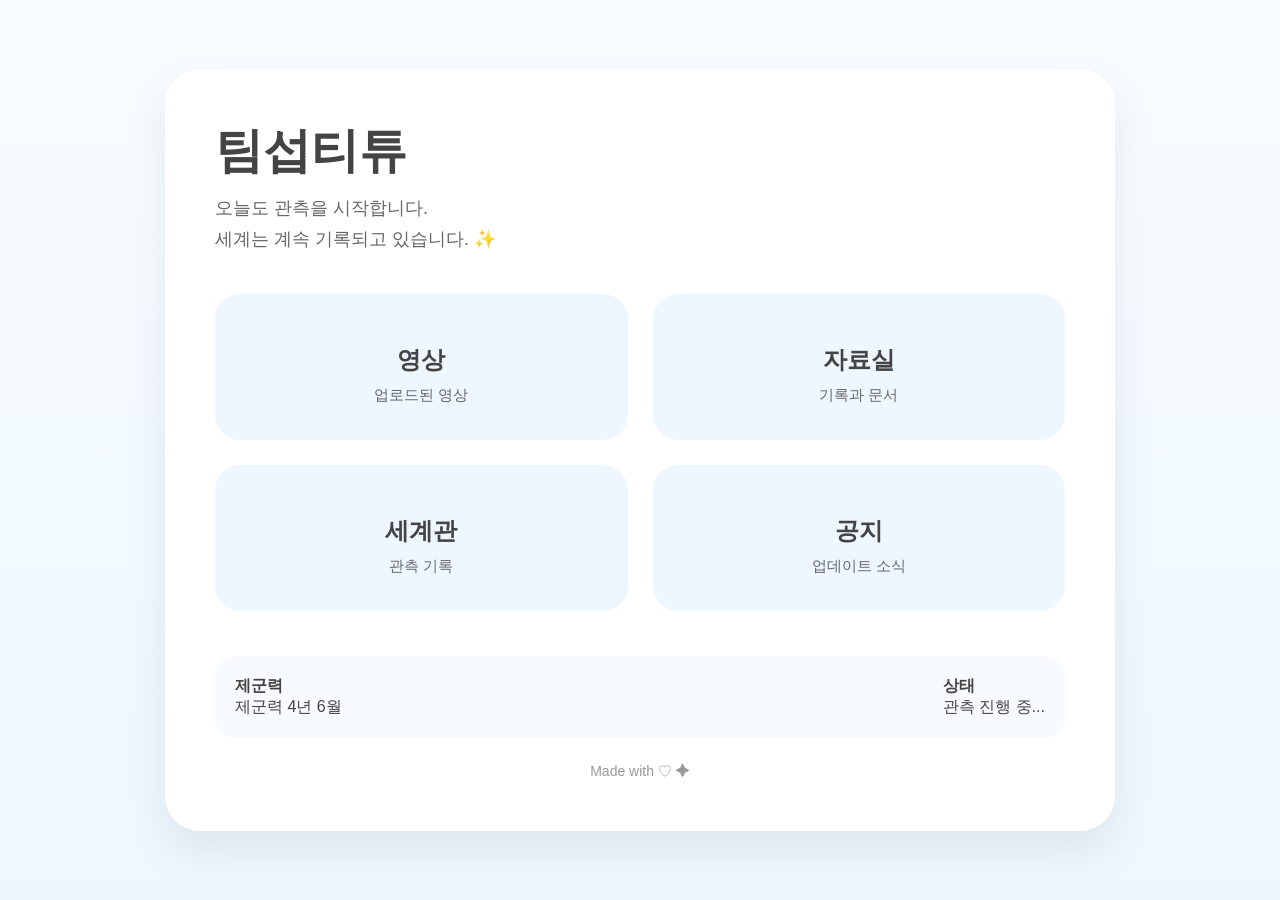
<file: index.html>
<!DOCTYPE html>
<html lang="ko">
<head>

<meta charset="UTF-8">
<meta name="viewport" content="width=device-width, initial-scale=1.0">

<title>팀섭티튜의 아카이브</title>

<style>

*{
margin:0;
padding:0;
box-sizing:border-box;
font-family:"Pretendard",sans-serif;
}

body{

background:linear-gradient(#f8fcff,#eef7ff);

height:100vh;

display:flex;

justify-content:center;

align-items:center;

overflow:hidden;

color:#444;

}

/* 떠다니는 별 */

.star{

position:absolute;

width:4px;
height:4px;

background:white;

border-radius:50%;

animation:float 12s linear infinite;

opacity:.6;

}

@keyframes float{

0%{

transform:translateY(100vh);

}

100%{

transform:translateY(-100px);

}

}

.container{

width:90%;
max-width:950px;

background:white;

padding:50px;

border-radius:35px;

box-shadow:0 20px 45px rgba(0,0,0,.08);

position:relative;

z-index:5;

}

h1{

font-size:48px;

margin-bottom:10px;

}

.sub{

font-size:18px;

color:#666;

margin-bottom:40px;

line-height:1.7;

}

.secret{

cursor:pointer;

transition:.3s;

}

.secret:hover{

color:#6aa8ff;

}

.grid{

display:grid;

grid-template-columns:repeat(2,1fr);

gap:25px;

}

.card{

background:#eef7ff;

border-radius:25px;

padding:35px;

text-align:center;

cursor:pointer;

transition:.35s;

}

.card:hover{

transform:translateY(-8px);

background:#dcefff;

}

.card .icon{

font-size:45px;

margin-bottom:15px;

}

.card h2{

font-size:24px;

margin-bottom:10px;

}

.card p{

color:#666;

font-size:15px;

}

.info{

margin-top:45px;

padding:20px;

border-radius:20px;

background:#f7fbff;

display:flex;

justify-content:space-between;

align-items:center;

}

footer{

margin-top:25px;

text-align:center;

font-size:14px;

color:#999;

}

#fade{

position:fixed;

left:0;
top:0;

width:100%;
height:100%;

background:black;

display:flex;

justify-content:center;

align-items:center;

font-size:40px;

color:white;

opacity:0;

pointer-events:none;

transition:2s;

letter-spacing:8px;

z-index:999;

}

</style>

</head>

<body>

<div class="star" style="left:8%;animation-delay:0s;"></div>
<div class="star" style="left:24%;animation-delay:3s;"></div>
<div class="star" style="left:40%;animation-delay:6s;"></div>
<div class="star" style="left:55%;animation-delay:2s;"></div>
<div class="star" style="left:72%;animation-delay:8s;"></div>
<div class="star" style="left:90%;animation-delay:5s;"></div>

<div class="container">

<h1> 팀섭티튜</h1>

<div class="sub">

오늘도 관측을 시작합니다.<br>

세계는 계속 기록되고 있습니다.

<span class="secret" onclick="goSecret()">✨</span>

</div>

<div class="grid">

<div class="card">

<div class="icon"></div>

<h2>영상</h2>

<p>업로드된 영상</p>

</div>

<div class="card" onclick="location.href='archive.html'">

<div class="icon"></div>

<h2>자료실</h2>

<p>기록과 문서</p>

</div>

<div class="card" onclick="location.href='world.html'">

<div class="icon"></div>

<h2>세계관</h2>

<p>관측 기록</p>

</div>

<div class="card">

<div class="icon"></div>

<h2>공지</h2>

<p>업데이트 소식</p>

</div>

</div>

<div class="info">

<div>

<b> 제군력</b><br>

<span id="jegun"></span>

</div>

<div>

<b>상태</b><br>

관측 진행 중...

</div>

</div>

<footer>

Made with ♡ ✦

</footer>

</div>

<div id="fade">

ACCESSING...

</div>

<script>

function goSecret(){

    const fade = document.getElementById("fade");

    fade.style.opacity = "1";

    setTimeout(function(){

        location.href = "secret.html";

    }, 2000);

}

// ======================
// 제군력 계산 (공통)
// ======================

// 시작일 : 2026-05-23 = 제군력 1년 1월 1일
const startDate = new Date(2026, 4, 23);
const today = new Date();

// 현실에서 지난 날짜
const diffDays = Math.floor(
    (today - startDate) / (1000 * 60 * 60 * 24)
);

// 현실 7일 = 제군력 1.5개월
const elapsedMonths = diffDays * (1.5 / 7);

// 시작이 1년 1월이므로
const totalMonths = 12 + elapsedMonths;

const year = Math.floor(totalMonths / 12);
const month = Math.floor(totalMonths % 12) + 1;

// 출력
document.getElementById("jegun").textContent =
`제군력 ${year}년 ${month}월`;

</script>
</body>
</html>
</file>
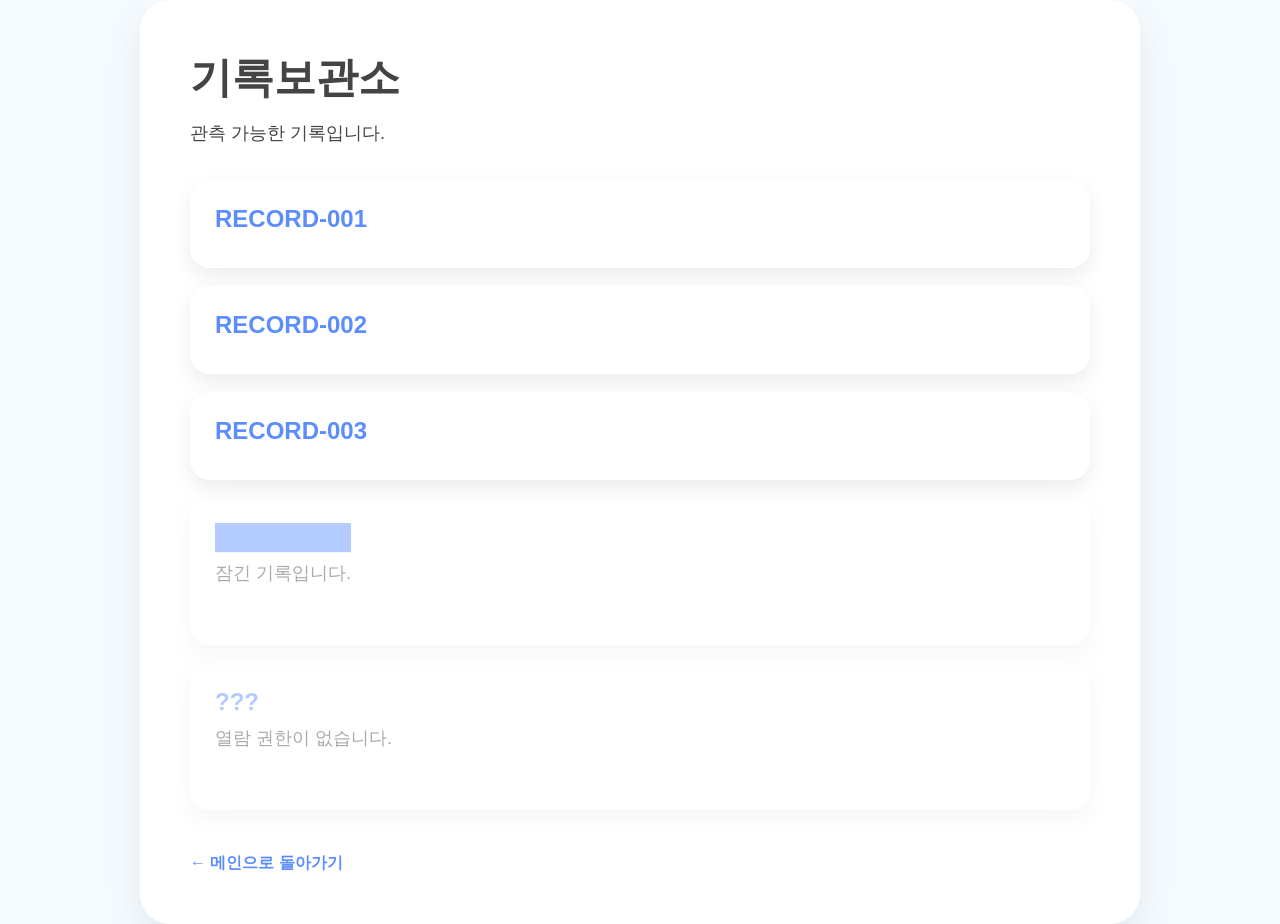
<file: archive.html>
<!DOCTYPE html>
<html lang="ko">
<head>

<meta charset="UTF-8">
<meta name="viewport" content="width=device-width, initial-scale=1.0">

<title>기록보관소</title>

<link rel="stylesheet" href="style.css">

<style>

.record{

background:white;

padding:25px;

margin-bottom:18px;

border-radius:20px;

box-shadow:0 8px 20px rgba(0,0,0,.08);

cursor:pointer;

transition:.3s;

}

.record:hover{

transform:translateY(-5px);

}

.record h2{

color:#5b8dff;

margin-bottom:10px;

}

.content{

display:none;

margin-top:20px;

padding-top:20px;

border-top:2px solid #eef5ff;

line-height:1.8;

}

.record.open .content{

display:block;

}

.locked{

opacity:.45;

cursor:not-allowed;

}

.back{

display:inline-block;

margin-top:25px;

text-decoration:none;

font-weight:bold;

color:#5b8dff;

}

</style>

</head>

<body>

<div class="container">

<h1> 기록보관소</h1>

<p>관측 가능한 기록입니다.</p>

<div class="record">

<h2>RECORD-001</h2>

<div class="content">

제군력 1년.

첫 번째 기록이 생성되었습니다.

</div>

</div>

<div class="record">

<h2>RECORD-002</h2>

<div class="content">

관측 대상 "제푼"이 최초로 확인되었습니다.

</div>

</div>

<div class="record">

<h2>RECORD-003</h2>

<div class="content">

시호와 이안의 기록이 추가되었습니다.

</div>

</div>

<div class="record locked">

<h2>████████</h2>

<p>잠긴 기록입니다.</p>

</div>

<div class="record locked">

<h2>???</h2>

<p>열람 권한이 없습니다.</p>

</div>

<a class="back" href="index.html">

← 메인으로 돌아가기

</a>

</div>

<script>

document.querySelectorAll(".record:not(.locked)").forEach(card=>{

card.onclick=()=>{

card.classList.toggle("open");

}

});

</script>

</body>

</html>
</file>
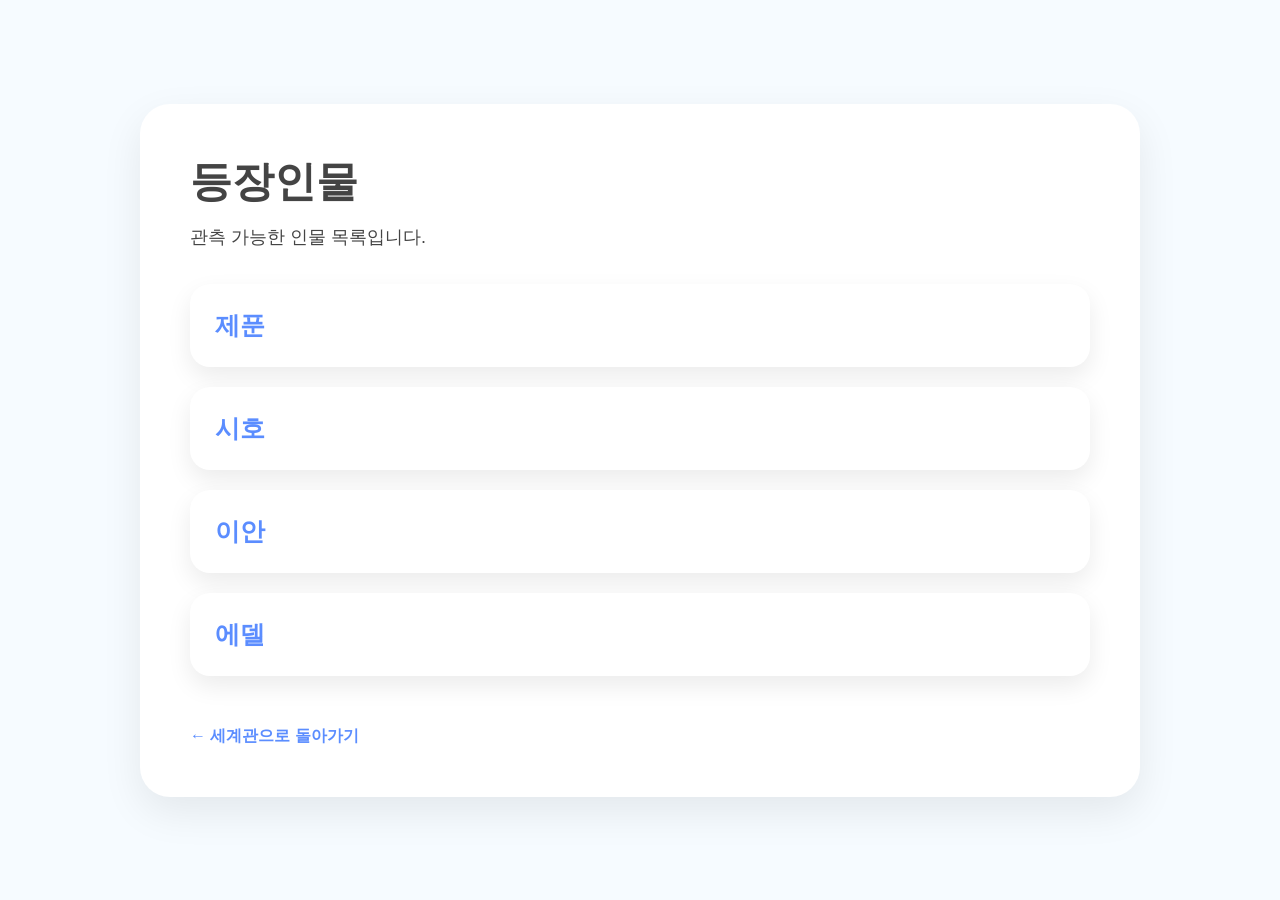
<file: characters.html>
<!DOCTYPE html>
<html lang="ko">
<head>

<meta charset="UTF-8">
<meta name="viewport" content="width=device-width, initial-scale=1.0">

<title>등장인물</title>

<link rel="stylesheet" href="style.css">

<style>

.character{

background:white;

border-radius:20px;

padding:25px;

margin-bottom:20px;

box-shadow:0 10px 25px rgba(0,0,0,.08);

cursor:pointer;

transition:.3s;

}

.character:hover{

transform:translateY(-5px);

}

.info{

display:none;

margin-top:20px;

padding-top:20px;

border-top:2px solid #eef5ff;

line-height:1.8;

}

.character.active .info{

display:block;

}

.name{

font-size:25px;

font-weight:bold;

color:#5b8dff;

}

.back{

display:inline-block;

margin-top:30px;

text-decoration:none;

font-weight:bold;

color:#5b8dff;

}

</style>

</head>

<body>

<div class="container">

<h1> 등장인물</h1>

<p>관측 가능한 인물 목록입니다.</p>

<div class="character">

<div class="name">

 제푼

</div>

<div class="info">

<b>소속</b> : ???<br>

<b>상태</b> : 생존<br>

<b>설명</b> : 세계관의 인물.

</div>

</div>

<div class="character">

<div class="name">

 시호

</div>

<div class="info">

<b>소속</b> : ???<br>

<b>상태</b> : 생존<br>

<b>설명</b> : 정보를 수집하는 인물.

</div>

</div>

<div class="character">

<div class="name">

 이안

</div>

<div class="info">

<b>소속</b> : ???<br>

<b>상태</b> : 생존<br>

<b>설명</b> : 아직 알려지지 않은 존재.

</div>

</div>

<div class="character">

<div class="name">

 에델

</div>

<div class="info">

<b>소속</b> : ???<br>

<b>상태</b> : 생존<br>

<b>설명</b> : 기록에 자주 등장하는 인물.

</div>

</div>

<a class="back" href="world.html">

← 세계관으로 돌아가기

</a>

</div>

<script>

const cards=document.querySelectorAll(".character");

cards.forEach(card=>{

card.onclick=()=>{

card.classList.toggle("active");

}

});

</script>

</body>

</html>
</file>
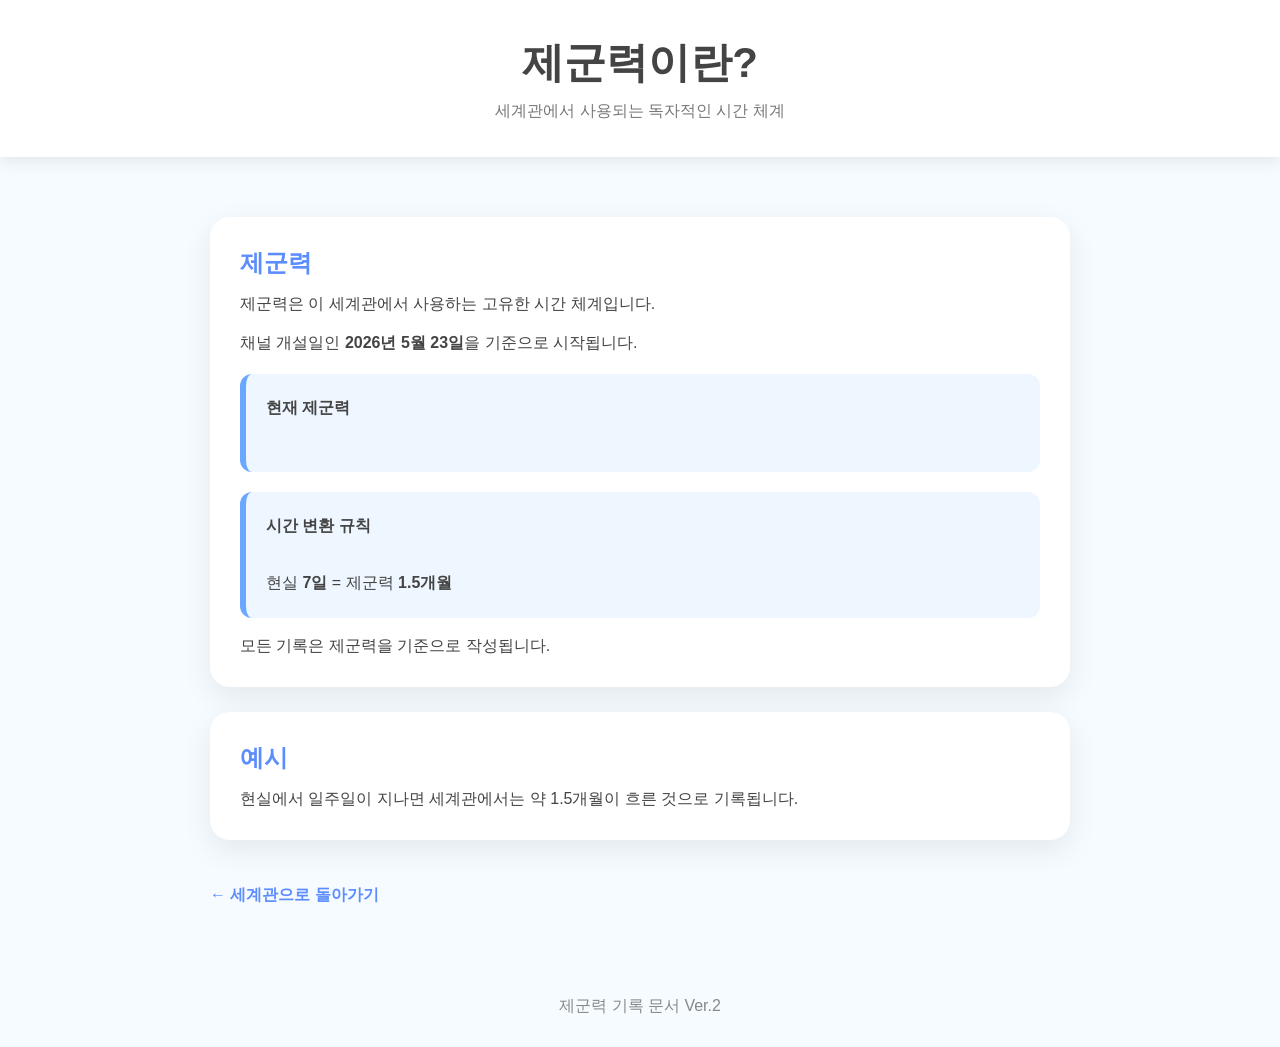
<file: jegun.html>
<!DOCTYPE html>
<html lang="ko">
<head>
<meta charset="UTF-8">
<meta name="viewport" content="width=device-width, initial-scale=1.0">
<title>제군력이란?</title>

<style>

*{
margin:0;
padding:0;
box-sizing:border-box;
font-family:"맑은 고딕",sans-serif;
}

body{
background:#f6fbff;
color:#444;
}

header{
background:white;
padding:35px;
text-align:center;
box-shadow:0 5px 15px rgba(0,0,0,.08);
}

header h1{
font-size:42px;
}

header p{
margin-top:10px;
color:#777;
}

.container{
max-width:900px;
margin:40px auto;
padding:20px;
}

.card{
background:white;
padding:30px;
border-radius:20px;
box-shadow:0 10px 30px rgba(0,0,0,.08);
margin-bottom:25px;
}

.card h2{
color:#5c8dff;
margin-bottom:15px;
}

.info{
background:#eef7ff;
border-left:6px solid #6aa8ff;
padding:20px;
border-radius:12px;
margin-top:20px;
line-height:1.8;
}

.back{
display:inline-block;
margin-top:20px;
color:#5c8dff;
font-weight:bold;
text-decoration:none;
}

footer{
text-align:center;
padding:30px;
color:#888;
}

</style>
</head>

<body>

<header>

<h1> 제군력이란?</h1>

<p>세계관에서 사용되는 독자적인 시간 체계</p>

</header>

<div class="container">

<div class="card">

<h2>제군력</h2>

<p>

제군력은 이 세계관에서 사용하는 고유한 시간 체계입니다.

</p>

<br>

<p>

채널 개설일인

<b>2026년 5월 23일</b>을

기준으로 시작됩니다.

</p>

<div class="info">

<b> 현재 제군력</b>

<br><br>

<span id="jegunNow"></span>

</div>

<div class="info">

<b> 시간 변환 규칙</b>

<br><br>

현실 <b>7일</b>

=

제군력 <b>1.5개월</b>

</div>

<br>

<p>

모든 기록은 제군력을 기준으로 작성됩니다.

</p>

</div>

<div class="card">

<h2>예시</h2>

<p>

현실에서 일주일이 지나면

세계관에서는 약 1.5개월이 흐른 것으로 기록됩니다.

</p>

</div>

<a class="back" href="world.html">

← 세계관으로 돌아가기

</a>

</div>

<footer>

제군력 기록 문서 Ver.2

</footer>

<script>

// ======================
// 제군력 계산 (공통)
// ======================

// 시작일 : 2026-05-23 = 제군력 1년 1월 1일
const startDate = new Date(2026, 4, 23);
const today = new Date();

// 현실에서 지난 날짜
const diffDays = Math.floor(
    (today - startDate) / (1000 * 60 * 60 * 24)
);

// 현실 7일 = 제군력 1.5개월
const elapsedMonths = diffDays * (1.5 / 7);

// 시작이 1년 1월이므로
const totalMonths = 12 + elapsedMonths;

const year = Math.floor(totalMonths / 12);
const month = Math.floor(totalMonths % 12) + 1;

// 출력
document.getElementById("todayJegun").textContent =
`제군력 ${year}년 ${month}월 입니다.`;
</script>

</body>
</html>
</file>
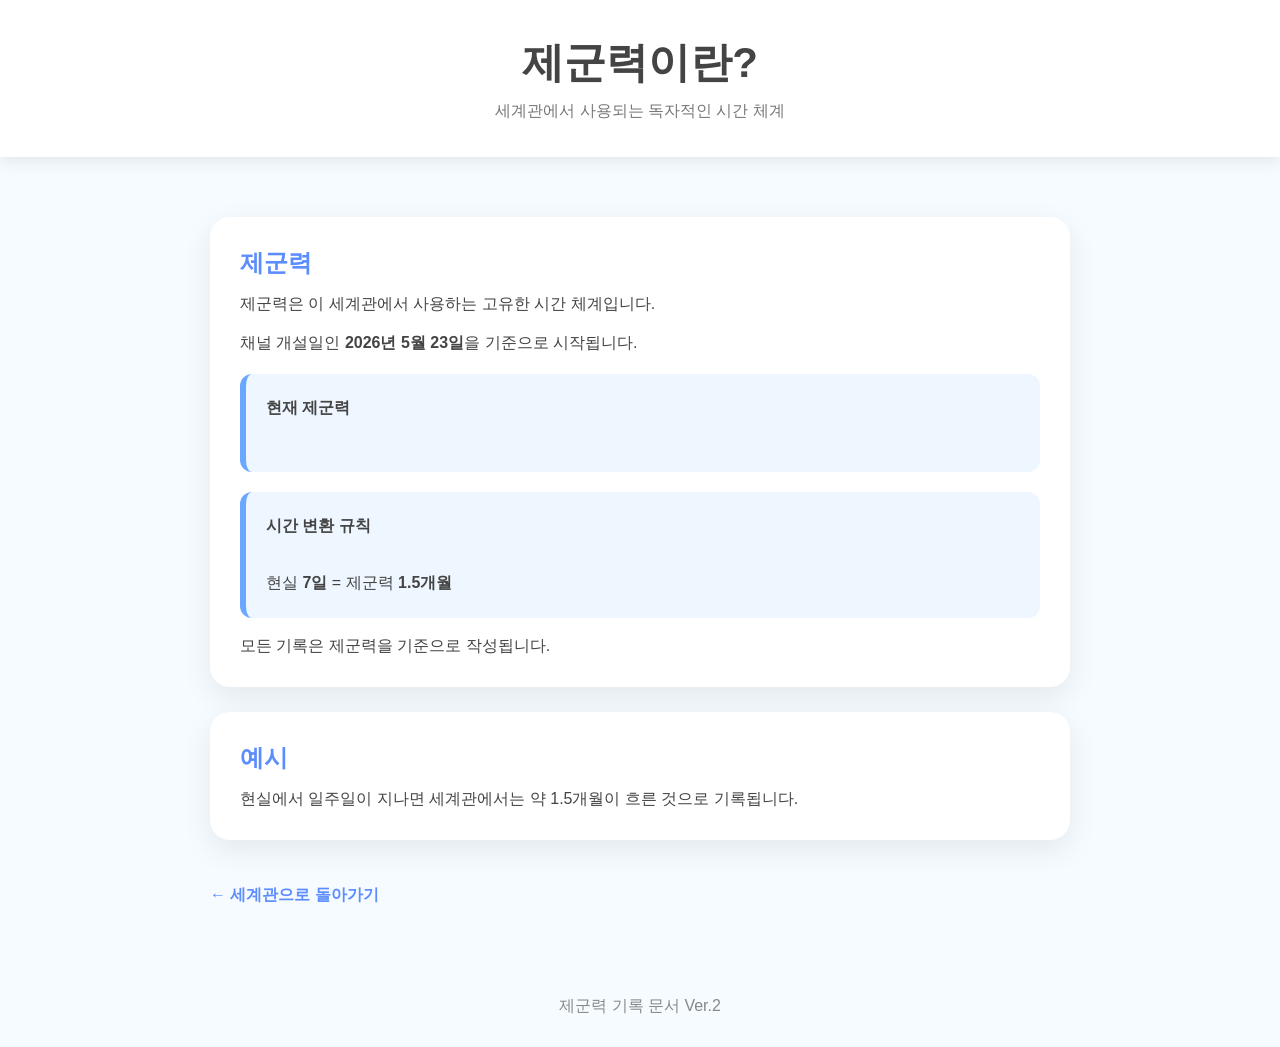
<file: jegunryeok.html>
<!DOCTYPE html>
<html lang="ko">
<head>
<meta charset="UTF-8">
<meta name="viewport" content="width=device-width, initial-scale=1.0">
<title>제군력이란?</title>

<style>

*{
margin:0;
padding:0;
box-sizing:border-box;
font-family:"맑은 고딕",sans-serif;
}

body{
background:#f6fbff;
color:#444;
}

header{
background:white;
padding:35px;
text-align:center;
box-shadow:0 5px 15px rgba(0,0,0,.08);
}

header h1{
font-size:42px;
}

header p{
margin-top:10px;
color:#777;
}

.container{
max-width:900px;
margin:40px auto;
padding:20px;
}

.card{
background:white;
padding:30px;
border-radius:20px;
box-shadow:0 10px 30px rgba(0,0,0,.08);
margin-bottom:25px;
}

.card h2{
color:#5c8dff;
margin-bottom:15px;
}

.info{
background:#eef7ff;
border-left:6px solid #6aa8ff;
padding:20px;
border-radius:12px;
margin-top:20px;
line-height:1.8;
}

.back{
display:inline-block;
margin-top:20px;
color:#5c8dff;
font-weight:bold;
text-decoration:none;
}

footer{
text-align:center;
padding:30px;
color:#888;
}

</style>
</head>

<body>

<header>

<h1> 제군력이란?</h1>

<p>세계관에서 사용되는 독자적인 시간 체계</p>

</header>

<div class="container">

<div class="card">

<h2>제군력</h2>

<p>

제군력은 이 세계관에서 사용하는 고유한 시간 체계입니다.

</p>

<br>

<p>

채널 개설일인

<b>2026년 5월 23일</b>을

기준으로 시작됩니다.

</p>

<div class="info">

<b> 현재 제군력</b>

<br><br>

<span id="jegunNow"></span>

</div>

<div class="info">

<b>시간 변환 규칙</b>

<br><br>

현실 <b>7일</b>

=

제군력 <b>1.5개월</b>

</div>

<br>

<p>

모든 기록은 제군력을 기준으로 작성됩니다.

</p>

</div>

<div class="card">

<h2>예시</h2>

<p>

현실에서 일주일이 지나면

세계관에서는 약 1.5개월이 흐른 것으로 기록됩니다.

</p>

</div>

<a class="back" href="world.html">

← 세계관으로 돌아가기

</a>

</div>

<footer>

제군력 기록 문서 Ver.2

</footer>

<script>

// ======================
// 제군력 계산 (공통)
// ======================

// 시작일 : 2026-05-23 = 제군력 1년 1월 1일
const startDate = new Date(2026, 4, 23);
const today = new Date();

// 현실에서 지난 날짜
const diffDays = Math.floor(
    (today - startDate) / (1000 * 60 * 60 * 24)
);

// 현실 7일 = 제군력 1.5개월
const elapsedMonths = diffDays * (1.5 / 7);

// 시작이 1년 1월이므로
const totalMonths = 12 + elapsedMonths;

const year = Math.floor(totalMonths / 12);
const month = Math.floor(totalMonths % 12) + 1;

// 출력
document.getElementById("todayJegun").textContent =
`제군력 ${year}년 ${month}월 입니다.`;

</script>

</body>
</html>
</file>
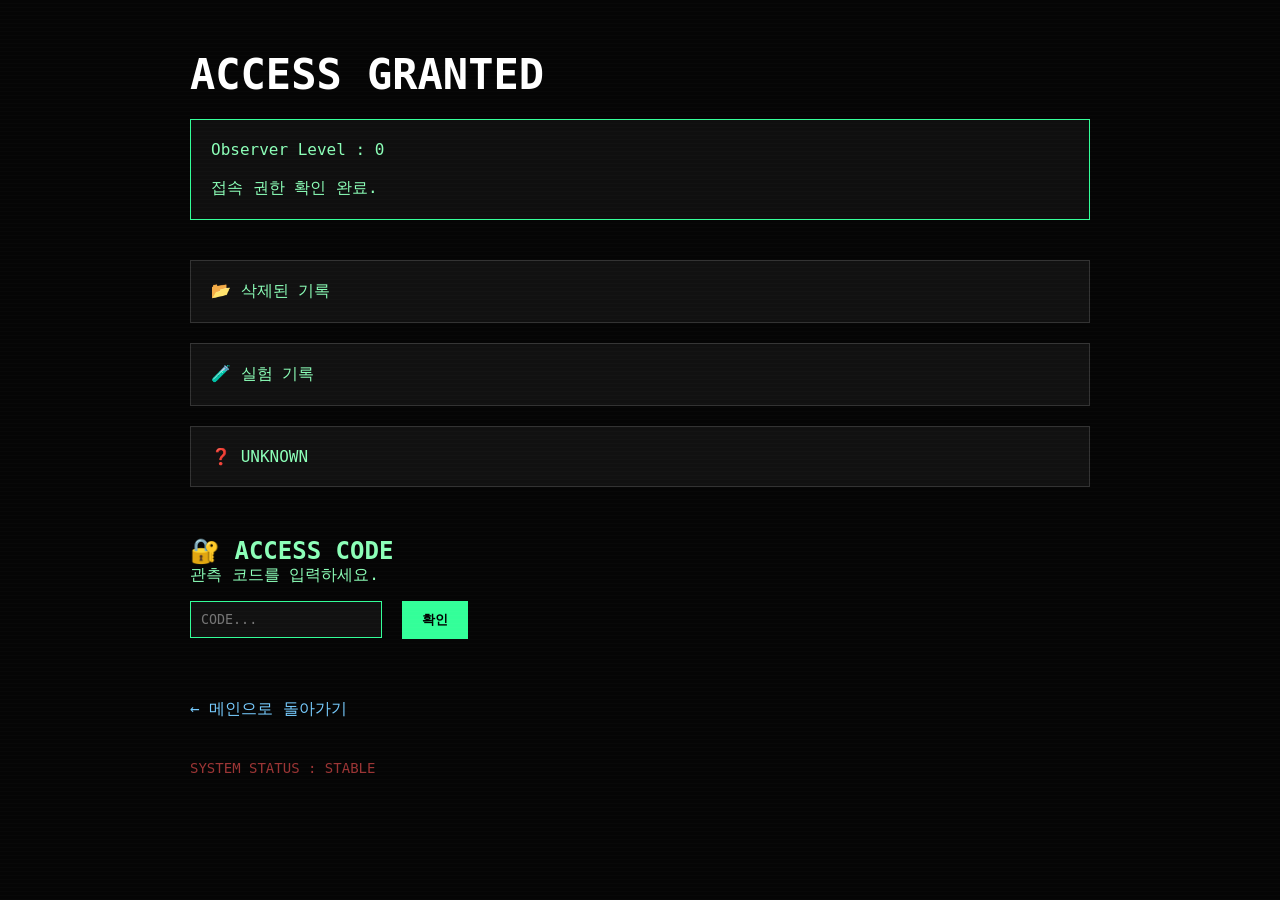
<file: secret.html>
<!DOCTYPE html>
<html lang="ko">
<head>

<meta charset="UTF-8">
<meta name="viewport" content="width=device-width, initial-scale=1.0">

<title>ACCESS GRANTED</title>

<style>

*{
margin:0;
padding:0;
box-sizing:border-box;
font-family:Consolas, monospace;
}

body{
background:#050505;
color:#8cffb8;
padding:50px;
overflow-x:hidden;
}

body::before{
content:"";
position:fixed;
left:0;
top:0;
width:100%;
height:100%;
background:repeating-linear-gradient(
transparent 0px,
transparent 3px,
rgba(255,255,255,.03) 4px
);
pointer-events:none;
}

.container{
max-width:900px;
margin:auto;
}

h1{
font-size:42px;
margin-bottom:20px;
color:white;
}

.status{
margin-bottom:40px;
padding:20px;
border:1px solid #33ff99;
background:#0f0f0f;
}

.file{
background:#111;
border:1px solid #333;
padding:20px;
margin-bottom:20px;
cursor:pointer;
transition:.3s;
}

.file:hover{
border-color:#33ff99;
transform:translateX(8px);
}

.hidden{
display:none;
margin-top:15px;
color:#ccc;
line-height:1.8;
}

.back{
display:inline-block;
margin-top:40px;
color:#77ccff;
text-decoration:none;
}

.warning{
margin-top:40px;
color:#ff5555;
font-size:14px;
opacity:.6;
}

#secretMessage{
margin-top:40px;
color:#ffff88;
display:none;
font-size:18px;
}

input{
margin-top:15px;
padding:10px;
background:#111;
border:1px solid #33ff99;
color:white;
}

button{
padding:10px 20px;
margin-left:10px;
background:#33ff99;
border:none;
cursor:pointer;
font-weight:bold;
}

#result{
margin-top:20px;
}

</style>

</head>

<body>

<div class="container">

<h1>ACCESS GRANTED</h1>

<div class="status">

Observer Level : 0

<br><br>

접속 권한 확인 완료.

</div>

<div class="file">

📂 삭제된 기록

<div class="hidden">

기록은 삭제되었지만 일부 데이터가 복구되었습니다.

</div>

</div>

<div class="file">

🧪 실험 기록

<div class="hidden">

실험 결과 : 예상과 다른 반응이 발생했습니다.

</div>

</div>

<div class="file">

❓ UNKNOWN

<div class="hidden">

관측자는 아직 모든 기록을 열람할 수 없습니다.

</div>

</div>

<div id="secretMessage">

관측자는 이미 여러 번 이곳에 방문했습니다.

</div>

<h2 style="margin-top:50px;">🔐 ACCESS CODE</h2>

<p>관측 코드를 입력하세요.</p>

<input id="codeInput" type="text" placeholder="CODE...">

<button type="button" onclick="checkCode()">

확인

</button>

<div id="result"></div>

<a class="back" href="index.html">

← 메인으로 돌아가기

</a>

<div class="warning">

SYSTEM STATUS : STABLE

</div>

</div>

<script>

document.querySelectorAll(".file").forEach(file=>{

file.onclick=()=>{

file.querySelector(".hidden").classList.toggle("hidden");

};

});

if(Math.random()<0.15){

document.getElementById("secretMessage").style.display="block";

}

function checkCode(){

const code=document.getElementById("codeInput").value.toUpperCase();

const result=document.getElementById("result");

if(code==="PUN-001"){

result.innerHTML=`
<h2>🔓 RECORD-004</h2>
<p>제푼은 처음부터 관측자가 아니었다.</p>
`;

}

else if(code==="EDEL-001"){

result.innerHTML=`
<h2>🔓 RECORD-005</h2>
<p>에델의 기록 일부가 복구되었습니다.</p>
`;

}

else{

result.innerHTML="<span style='color:red;'>❌ ACCESS DENIED</span>";

}

}

</script>

</body>
</html>
</file>
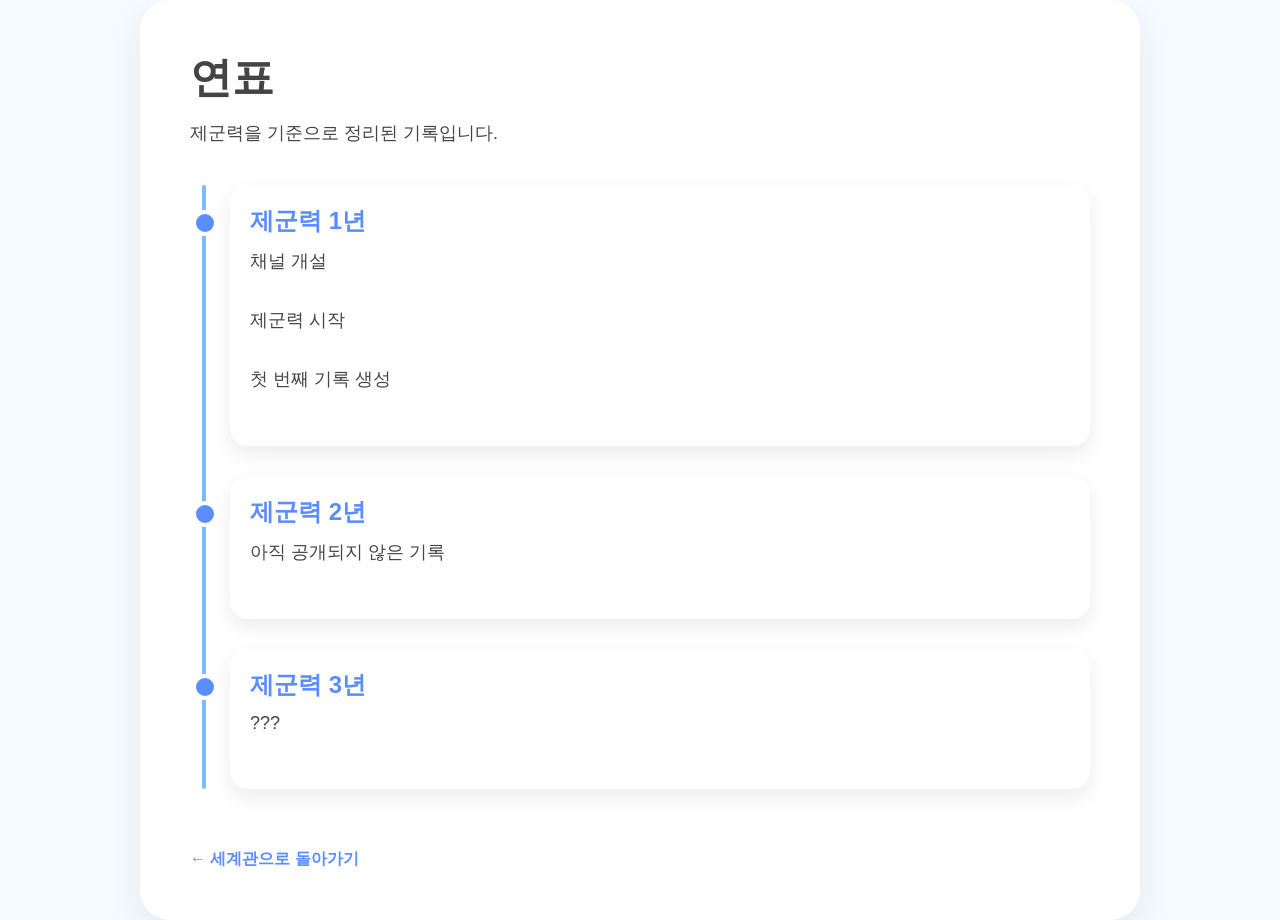
<file: timeline.html>
<!DOCTYPE html>
<html lang="ko">
<head>

<meta charset="UTF-8">
<meta name="viewport" content="width=device-width, initial-scale=1.0">

<title>연표</title>

<link rel="stylesheet" href="style.css">

<style>

.timeline{

position:relative;

margin-top:40px;

padding-left:40px;

}

.timeline::before{

content:"";

position:absolute;

left:12px;

top:0;

bottom:0;

width:4px;

background:#7dbbff;

border-radius:10px;

}

.event{

position:relative;

background:white;

padding:20px;

margin-bottom:30px;

border-radius:18px;

box-shadow:0 8px 20px rgba(0,0,0,.08);

transition:.3s;

}

.event:hover{

transform:translateX(8px);

}

.event::before{

content:"";

position:absolute;

left:-38px;

top:25px;

width:18px;

height:18px;

background:#5b8dff;

border-radius:50%;

border:4px solid white;

}

.year{

font-size:24px;

font-weight:bold;

color:#5b8dff;

margin-bottom:12px;

}

.back{

display:inline-block;

margin-top:30px;

text-decoration:none;

font-weight:bold;

color:#5b8dff;

}

</style>

</head>

<body>

<div class="container">

<h1> 연표</h1>

<p>제군력을 기준으로 정리된 기록입니다.</p>

<div class="timeline">

<div class="event">

<div class="year">

제군력 1년

</div>

<p>

 채널 개설

</p>

<p>

 제군력 시작

</p>

<p>

 첫 번째 기록 생성

</p>

</div>

<div class="event">

<div class="year">

제군력 2년

</div>

<p>

 아직 공개되지 않은 기록

</p>

</div>

<div class="event">

<div class="year">

제군력 3년

</div>

<p>

???

</p>

</div>

</div>

<a class="back" href="world.html">

← 세계관으로 돌아가기

</a>

</div>

<script src="script.js"></script>

</body>

</html>
</file>
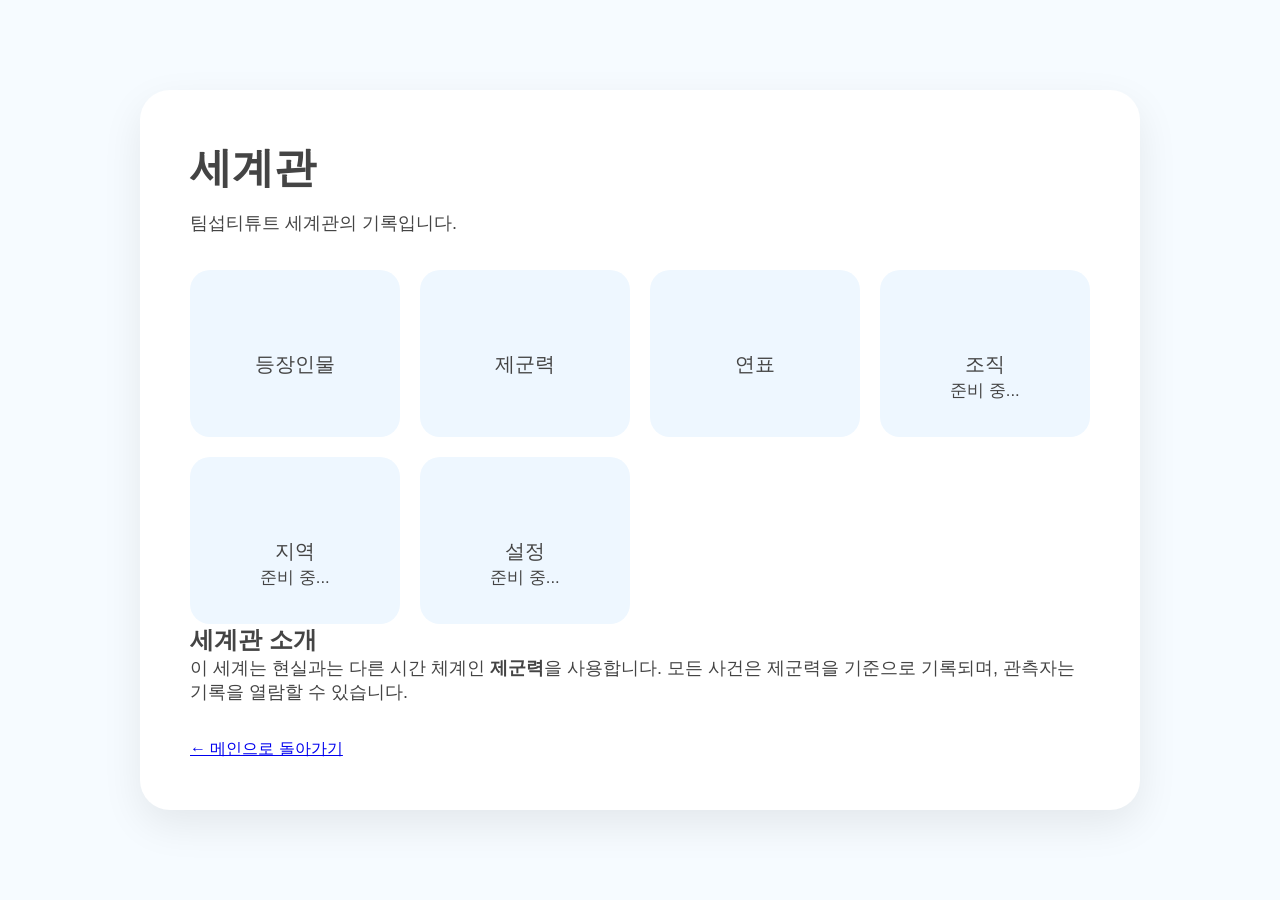
<file: world.html>
<!DOCTYPE html>
<html lang="ko">
<head>

<meta charset="UTF-8">
<meta name="viewport" content="width=device-width, initial-scale=1.0">

<title>세계관</title>

<link rel="stylesheet" href="style.css">

</head>

<body>

<div class="container">

<h1> 세계관</h1>

<p>
팀섭티튜트 세계관의 기록입니다.
</p>

<div class="grid">

<a class="card" href="characters.html">



<br><br>

등장인물

</a>

<a class="card" href="jegun.html">



<br><br>

제군력

</a>

<a class="card" href="timeline.html">



<br><br>

연표

</a>

<div class="card">



<br><br>

조직

<br>

<small>준비 중...</small>

</div>

<div class="card">



<br><br>

지역

<br>

<small>준비 중...</small>

</div>

<div class="card">



<br><br>

설정

<br>

<small>준비 중...</small>

</div>

</div>

<div class="info-box">

<h2>세계관 소개</h2>

<p>

이 세계는 현실과는 다른 시간 체계인 <b>제군력</b>을 사용합니다.

모든 사건은 제군력을 기준으로 기록되며,

관측자는 기록을 열람할 수 있습니다.

</p>

</div>

<a class="back" href="index.html">

← 메인으로 돌아가기

</a>

</div>

<script src="script.js"></script>

</body>
</html>
</file>
<file: style.css>
*{
margin:0;
padding:0;
box-sizing:border-box;
font-family:sans-serif;
}

body{

background:#f6fbff;

min-height:100vh;

display:flex;

justify-content:center;

align-items:center;

overflow:hidden;

color:#444;

}

.container{

width:90%;

max-width:1000px;

background:white;

padding:50px;

border-radius:30px;

box-shadow:0 15px 40px rgba(0,0,0,.08);

position:relative;

z-index:2;

}

h1{

font-size:42px;

margin-bottom:15px;

}

p{

font-size:18px;

margin-bottom:35px;

}

.grid{

display:grid;

grid-template-columns:repeat(auto-fit,minmax(180px,1fr));

gap:20px;

}

.card{

background:#eef7ff;

padding:35px;

border-radius:20px;

text-align:center;

text-decoration:none;

color:#444;

font-size:20px;

transition:.3s;

}

.card:hover{

transform:translateY(-8px);

background:#dff0ff;

}

#star{

cursor:pointer;

font-size:13px;

opacity:.4;

transition:.3s;

}

#star:hover{

opacity:1;

color:#5caeff;

}

.status{

margin-top:35px;

font-size:14px;

color:#888;

}

#log{

margin-top:10px;

font-size:13px;

color:#999;

}

#fade{

position:fixed;

left:0;
top:0;

width:100%;
height:100%;

background:black;

opacity:0;

pointer-events:none;

transition:2s;

z-index:999;

}

#light{

position:fixed;

width:250px;

height:250px;

background:radial-gradient(
circle,
rgba(120,190,255,.35),
transparent 70%
);

border-radius:50%;

pointer-events:none;

transform:translate(-50%,-50%);

z-index:1;

}

@media(max-width:700px){

.container{

padding:30px;

}

h1{

font-size:30px;

}

.card{

font-size:18px;

padding:25px;

}

}
</file>
